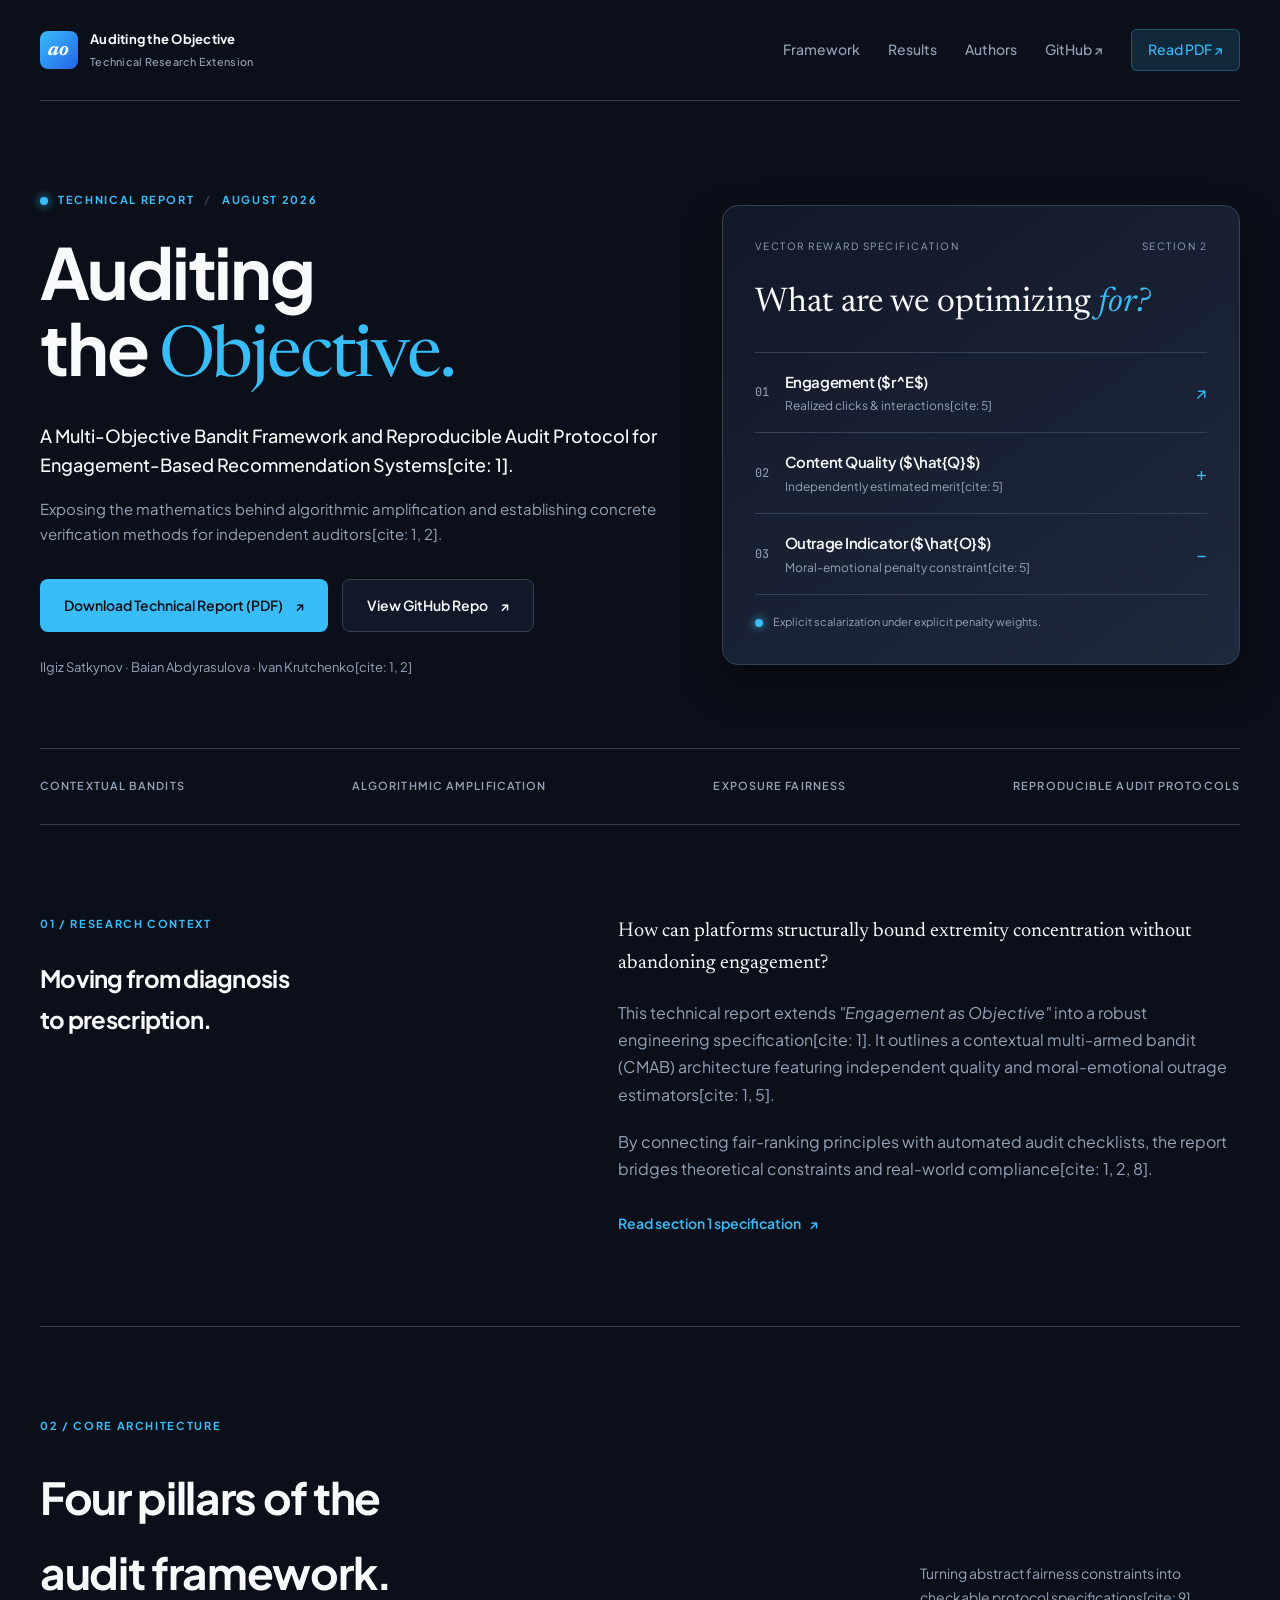
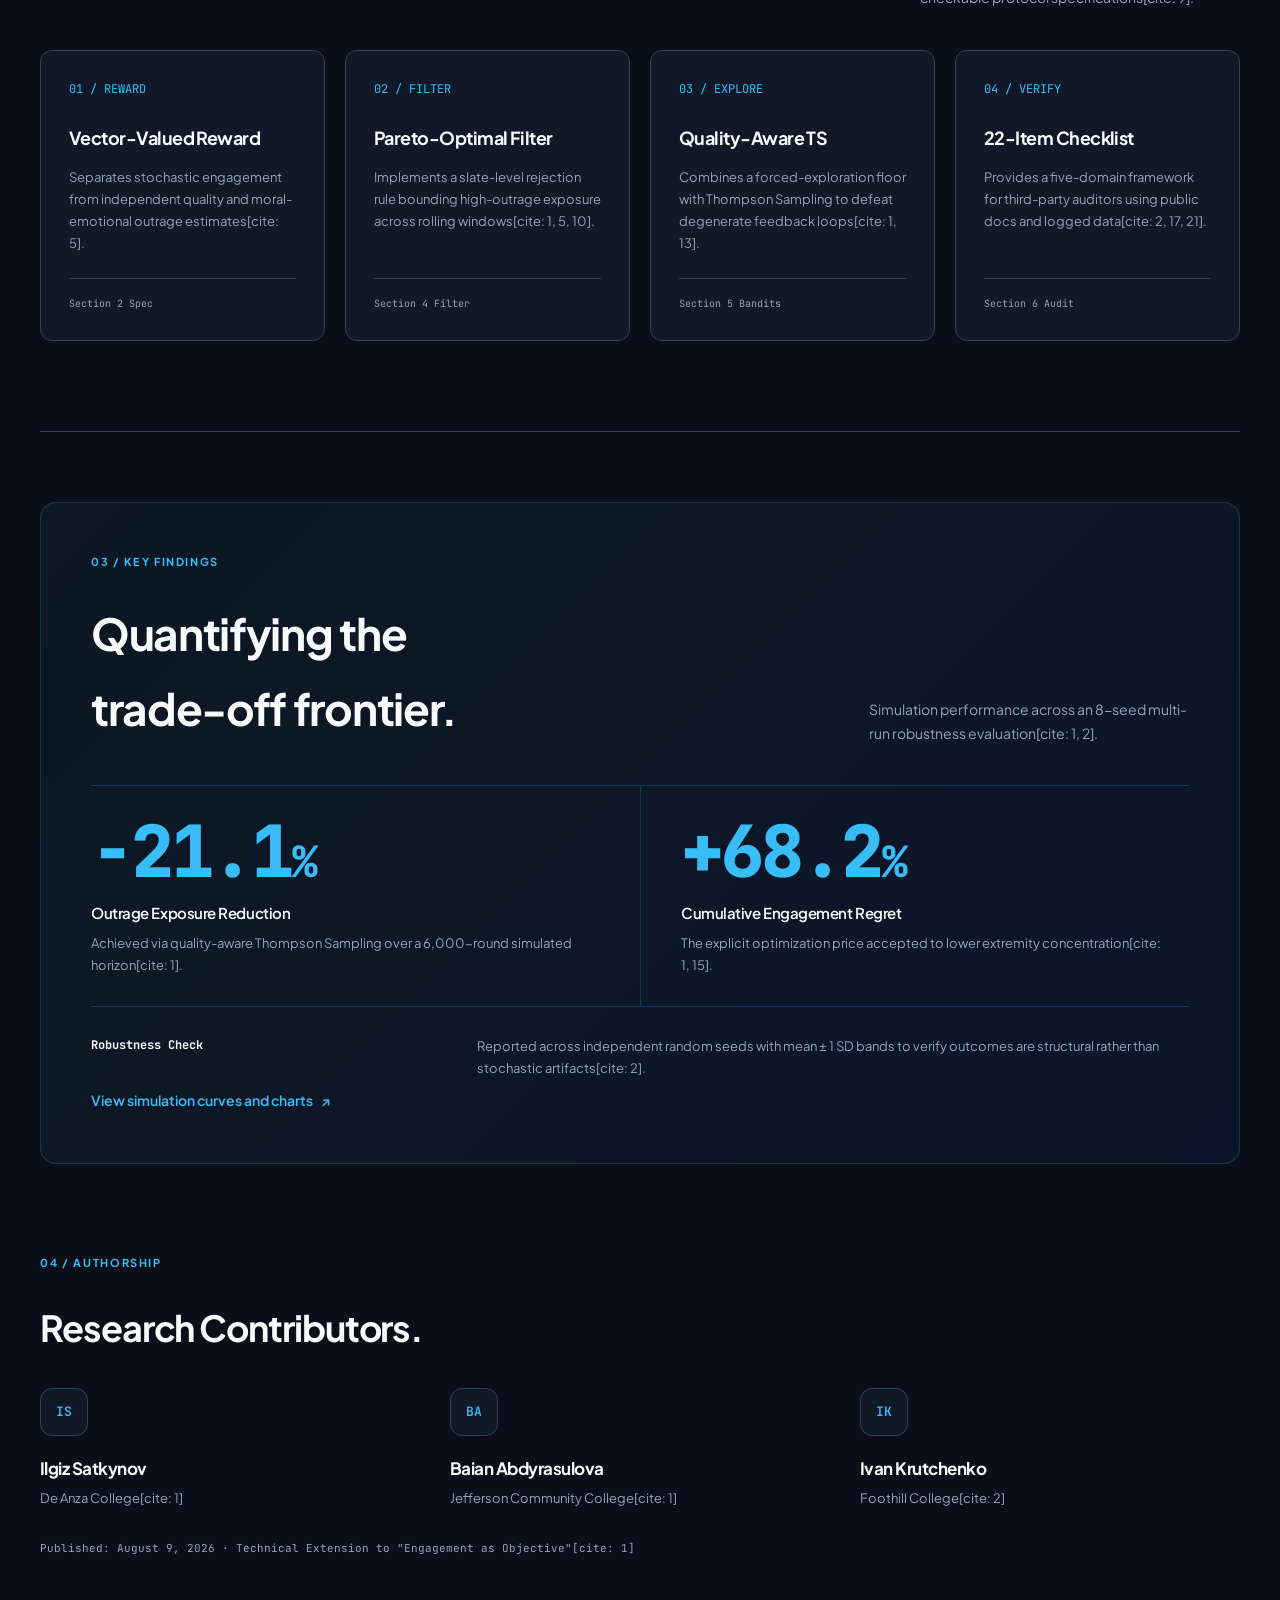
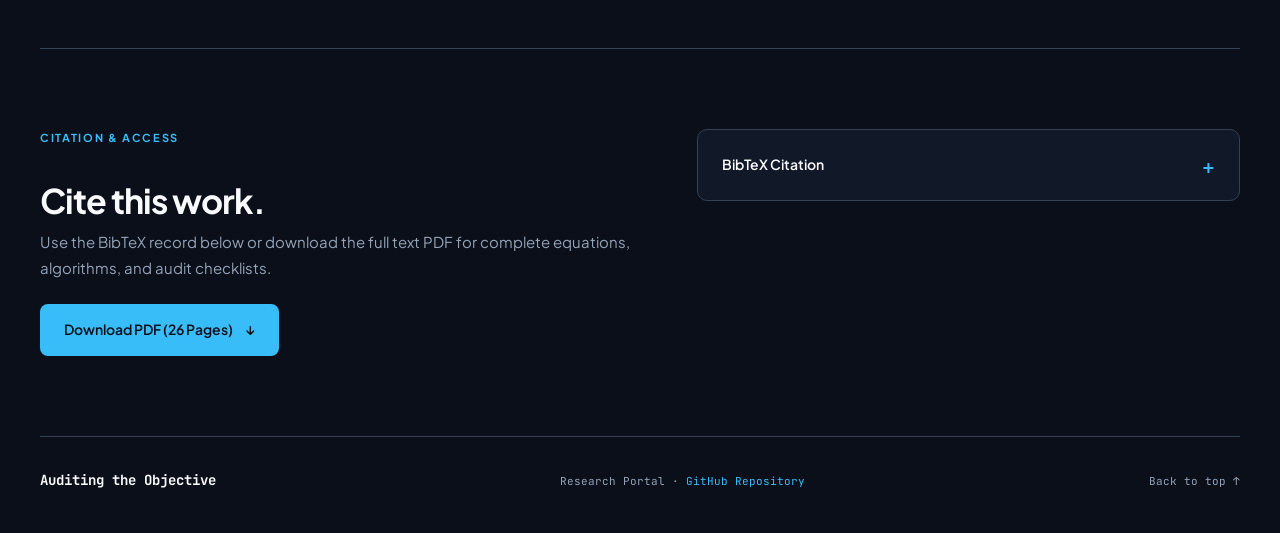
<file: docs/index.html>
<!doctype html>
<html lang="en">
<head>
  <meta charset="utf-8">
  <meta name="viewport" content="width=device-width, initial-scale=1">
  <meta name="description" content="Auditing the Objective: A Multi-Objective Bandit Framework and Reproducible Audit Protocol for Engagement-Based Recommendation Systems.">
  <meta name="theme-color" content="#0b0f19">
  <title>Auditing the Objective — Research Portal</title>
  <link rel="stylesheet" href="style.css">
</head>
<body>
  <a class="skip" href="#main">Skip to content</a>
  
  <header class="site-header">
    <a class="brand" href="#">
      <span class="brand-mark" aria-hidden="true">ao</span>
      <span>Auditing the Objective<br><small style="color:var(--muted); font-weight:500;">Technical Research Extension</small></span>
    </a>
    <nav aria-label="Main navigation">
      <a href="#framework">Framework</a>
      <a href="#results">Results</a>
      <a href="#authors">Authors</a>
      <!-- GitHub Repo Link added here -->
      <a href="https://github.com/satkynovilgiz/Recommendation_System_Audit" target="_blank">GitHub <span>↗</span></a>
      <a class="nav-paper" href="Audit_Framework_Extension.pdf" target="_blank">Read PDF <span>↗</span></a>
    </nav>
  </header>

  <main id="main">
    <section class="hero" aria-labelledby="title">
      <div class="hero-copy">
        <p class="eyebrow"><span class="dot"></span> Technical Report <span class="divider">/</span> August 2026</p>
        <h1 id="title">Auditing<br>the <em>Objective.</em></h1>
        <p class="subtitle">A Multi-Objective Bandit Framework and Reproducible Audit Protocol for Engagement-Based Recommendation Systems[cite: 1].</p>
        <p class="hero-description">Exposing the mathematics behind algorithmic amplification and establishing concrete verification methods for independent auditors[cite: 1, 2].</p>
        
        <div class="actions">
          <a class="button primary" href="Audit_Framework_Extension.pdf" target="_blank">Download Technical Report (PDF) <span>↗</span></a>
          <a class="button secondary" href="https://github.com/satkynovilgiz/Recommendation_System_Audit" target="_blank">View GitHub Repo <span>↗</span></a>
        </div>
        <p class="byline">Ilgiz Satkynov · Baian Abdyrasulova · Ivan Krutchenko[cite: 1, 2]</p>
      </div>

      <aside class="objective-panel" aria-label="Conceptual overview of the research">
        <div class="panel-top"><span>Vector Reward Specification</span><span>Section 2</span></div>
        <p class="panel-question">What are we optimizing <em>for?</em></p>
        <div class="objective-row">
          <span class="row-number">01</span>
          <div><h2>Engagement ($r^E$)</h2><p>Realized clicks & interactions[cite: 5]</p></div>
          <span class="signal" aria-hidden="true">↗</span>
        </div>
        <div class="objective-row">
          <span class="row-number">02</span>
          <div><h2>Content Quality ($\hat{Q}$)</h2><p>Independently estimated merit[cite: 5]</p></div>
          <span class="signal" aria-hidden="true">+</span>
        </div>
        <div class="objective-row">
          <span class="row-number">03</span>
          <div><h2>Outrage Indicator ($\hat{O}$)</h2><p>Moral-emotional penalty constraint[cite: 5]</p></div>
          <span class="signal" aria-hidden="true">−</span>
        </div>
        <div class="panel-bottom"><span class="dot"></span> Explicit scalarization under explicit penalty weights.</div>
      </aside>
    </section>

    <div class="topic-strip" aria-label="Research topics">
      <span>Contextual Bandits</span>
      <span>Algorithmic Amplification</span>
      <span>Exposure Fairness</span>
      <span>Reproducible Audit Protocols</span>
    </div>

    <section class="section overview" id="overview" aria-labelledby="overview-title">
      <div>
        <p class="eyebrow">01 / Research Context</p>
        <h2 id="overview-title">Moving from diagnosis<br>to prescription.</h2>
      </div>
      <div class="prose">
        <p class="lead">How can platforms structurally bound extremity concentration without abandoning engagement?</p>
        <p>This technical report extends <em>"Engagement as Objective"</em> into a robust engineering specification[cite: 1]. It outlines a contextual multi-armed bandit (CMAB) architecture featuring independent quality and moral-emotional outrage estimators[cite: 1, 5].</p>
        <p>By connecting fair-ranking principles with automated audit checklists, the report bridges theoretical constraints and real-world compliance[cite: 1, 2, 8].</p>
        <a class="text-link" href="Audit_Framework_Extension.pdf#page=4" target="_blank">Read section 1 specification <span>↗</span></a>
      </div>
    </section>

    <section class="section" id="framework" aria-labelledby="framework-title">
      <div class="section-heading">
        <div>
          <p class="eyebrow">02 / Core Architecture</p>
          <h2 id="framework-title">Four pillars of the<br>audit framework.</h2>
        </div>
        <p>Turning abstract fairness constraints into checkable protocol specifications[cite: 9].</p>
      </div>

      <div class="framework-grid">
        <article class="framework-card">
          <span class="card-index">01 / REWARD</span>
          <h3>Vector-Valued Reward</h3>
          <p>Separates stochastic engagement from independent quality and moral-emotional outrage estimates[cite: 5].</p>
          <span class="section-ref">Section 2 Spec</span>
        </article>
        <article class="framework-card">
          <span class="card-index">02 / FILTER</span>
          <h3>Pareto-Optimal Filter</h3>
          <p>Implements a slate-level rejection rule bounding high-outrage exposure across rolling windows[cite: 1, 5, 10].</p>
          <span class="section-ref">Section 4 Filter</span>
        </article>
        <article class="framework-card">
          <span class="card-index">03 / EXPLORE</span>
          <h3>Quality-Aware TS</h3>
          <p>Combines a forced-exploration floor with Thompson Sampling to defeat degenerate feedback loops[cite: 1, 13].</p>
          <span class="section-ref">Section 5 Bandits</span>
        </article>
        <article class="framework-card">
          <span class="card-index">04 / VERIFY</span>
          <h3>22-Item Checklist</h3>
          <p>Provides a five-domain framework for third-party auditors using public docs and logged data[cite: 2, 17, 21].</p>
          <span class="section-ref">Section 6 Audit</span>
        </article>
      </div>
    </section>

    <section class="results-section" id="results" aria-labelledby="results-title">
      <div class="section-heading">
        <div>
          <p class="eyebrow">03 / Key Findings</p>
          <h2 id="results-title">Quantifying the<br>trade-off frontier.</h2>
        </div>
        <p>Simulation performance across an 8-seed multi-run robustness evaluation[cite: 1, 2].</p>
      </div>

      <div class="metrics">
        <article>
          <p class="metric">−21.1<span>%</span></p>
          <h3>Outrage Exposure Reduction</h3>
          <p>Achieved via quality-aware Thompson Sampling over a 6,000-round simulated horizon[cite: 1].</p>
        </article>
        <article>
          <p class="metric">+68.2<span>%</span></p>
          <h3>Cumulative Engagement Regret</h3>
          <p>The explicit optimization price accepted to lower extremity concentration[cite: 1, 15].</p>
        </article>
      </div>

      <div class="experiment-note">
        <strong>Robustness Check</strong>
        <p>Reported across independent random seeds with mean ± 1 SD bands to verify outcomes are structural rather than stochastic artifacts[cite: 2].</p>
      </div>
      <a class="text-link" href="Audit_Framework_Extension.pdf#page=13" target="_blank">View simulation curves and charts <span>↗</span></a>
    </section>

    <section class="section authors-section" id="authors" aria-labelledby="authors-title">
      <p class="eyebrow">04 / Authorship</p>
      <h2 id="authors-title">Research Contributors.</h2>
      <div class="authors">
        <article>
          <span class="initials" aria-hidden="true">IS</span>
          <h3>Ilgiz Satkynov</h3>
          <p>De Anza College[cite: 1]</p>
        </article>
        <article>
          <span class="initials" aria-hidden="true">BA</span>
          <h3>Baian Abdyrasulova</h3>
          <p>Jefferson Community College[cite: 1]</p>
        </article>
        <article>
          <span class="initials" aria-hidden="true">IK</span>
          <h3>Ivan Krutchenko</h3>
          <p>Foothill College[cite: 2]</p>
        </article>
      </div>
      <p class="small-note">Published: August 9, 2026 · Technical Extension to "Engagement as Objective"[cite: 1]</p>
    </section>

    <section class="citation-section" id="citation" aria-labelledby="citation-title">
      <div>
        <p class="eyebrow">Citation & Access</p>
        <h2 id="citation-title">Cite this work.</h2>
        <p>Use the BibTeX record below or download the full text PDF for complete equations, algorithms, and audit checklists.</p>
        <a class="button primary" href="Audit_Framework_Extension.pdf" target="_blank">Download PDF (26 Pages) <span>↓</span></a>
      </div>
      <details>
        <summary>BibTeX Citation <span>+</span></summary>
        <pre><code>@techreport{satkynov2026auditing,
  title = {Auditing the Objective: A Multi-Objective 
           Bandit Framework and Reproducible Audit 
           Protocol for Engagement-Based 
           Recommendation Systems},
  author = {Satkynov, Ilgiz and 
            Abdyrasulova, Baian and 
            Krutchenko, Ivan},
  year = {2026},
  month = aug,
  type = {Technical Report}
}</code></pre>
      </details>
    </section>
  </main>

  <footer>
    <span class="footer-brand">Auditing the Objective</span>
    <p>Research Portal · <a href="https://github.com/satkynovilgiz/Recommendation_System_Audit" target="_blank" style="color:var(--accent);">GitHub Repository</a></p>
    <a href="#main">Back to top ↑</a>
  </footer>
</body>
</html>
</file>
<file: docs/style.css>
@import url('https://fonts.googleapis.com/css2?family=Plus+Jakarta+Sans:wght@400;500;600;700;800&family=JetBrains+Mono:wght@400;500&family=Newsreader:ital,opsz,wght@0,6..72,400;0,6..72,500;1,6..72,400&display=swap');

:root {
  --bg: #0b0f19;
  --bg-subtle: #111827;
  --surface: #1f293d;
  --border: #334155;
  --text: #f8fafc;
  --muted: #94a3b8;
  --accent: #38bdf8;
  --accent-glow: rgba(56, 189, 248, 0.15);
  --max-width: 1200px;
}

*, *::before, *::after {
  box-sizing: border-box;
}

html {
  scroll-behavior: smooth;
  scroll-padding-top: 40px;
}

body {
  margin: 0;
  background-color: var(--bg);
  color: var(--text);
  font-family: 'Plus Jakarta Sans', -apple-system, BlinkMacSystemFont, sans-serif;
  line-height: 1.7;
  -webkit-font-smoothing: antialiased;
}

a {
  color: inherit;
  text-decoration: none;
}

a:focus-visible, summary:focus-visible {
  outline: 2px solid var(--accent);
  outline-offset: 4px;
}

p, h1, h2, h3 {
  margin: 0;
}

h1, h2, h3 {
  font-weight: 700;
  letter-spacing: -0.03em;
}

/* Layout Containers */
.site-header, main, footer {
  width: min(var(--max-width), calc(100% - 48px));
  margin-inline: auto;
}

.site-header {
  padding: 28px 0;
  display: flex;
  justify-content: space-between;
  align-items: center;
  border-bottom: 1px solid var(--border);
}

.brand {
  display: flex;
  align-items: center;
  gap: 12px;
  font-size: 13px;
  font-weight: 700;
  letter-spacing: 0.02em;
}

.brand-mark {
  background: linear-gradient(135deg, var(--accent), #2563eb);
  color: #fff;
  border-radius: 8px;
  width: 38px;
  height: 38px;
  display: grid;
  place-items: center;
  font-family: 'Newsreader', serif;
  font-size: 20px;
  font-style: italic;
}

.site-header nav {
  display: flex;
  align-items: center;
  gap: 28px;
  font-size: 14px;
  font-weight: 500;
  color: var(--muted);
}

.site-header nav a:hover {
  color: var(--text);
}

.nav-paper {
  color: var(--accent) !important;
  background: var(--accent-glow);
  padding: 8px 16px;
  border-radius: 6px;
  border: 1px solid rgba(56, 189, 248, 0.3);
  transition: all 0.2s ease;
}

.nav-paper:hover {
  background: rgba(56, 189, 248, 0.25);
}

.skip {
  position: absolute;
  left: 20px;
  top: -100px;
  background: var(--surface);
  color: var(--text);
  padding: 12px;
  z-index: 100;
}

.skip:focus {
  top: 10px;
}

/* Hero Section */
.hero {
  display: grid;
  grid-template-columns: 1.2fr 1fr;
  gap: 60px;
  padding: 90px 0 70px;
  align-items: center;
}

.eyebrow {
  text-transform: uppercase;
  font-size: 11px;
  font-weight: 700;
  letter-spacing: 0.15em;
  display: flex;
  align-items: center;
  gap: 10px;
  margin-bottom: 24px;
  color: var(--accent);
}

.dot {
  width: 8px;
  height: 8px;
  background: var(--accent);
  border-radius: 50%;
  box-shadow: 0 0 10px var(--accent);
}

.divider {
  color: var(--border);
}

h1 {
  font-size: clamp(44px, 5.5vw, 72px);
  line-height: 1.08;
  margin-bottom: 24px;
}

h1 em {
  font-family: 'Newsreader', serif;
  color: var(--accent);
  font-weight: 400;
  font-style: normal;
}

.subtitle {
  font-size: 18px;
  font-weight: 500;
  line-height: 1.6;
  color: var(--text);
  margin-bottom: 16px;
}

.hero-description {
  color: var(--muted);
  font-size: 15px;
  margin-bottom: 32px;
}

.actions {
  display: flex;
  gap: 14px;
  margin-bottom: 24px;
  flex-wrap: wrap;
}

.button {
  display: inline-flex;
  align-items: center;
  justify-content: center;
  gap: 12px;
  padding: 14px 24px;
  border-radius: 8px;
  font-size: 14px;
  font-weight: 600;
  transition: all 0.2s ease;
}

.primary {
  background: var(--accent);
  color: #0b0f19;
}

.primary:hover {
  background: #7dd3fc;
  transform: translateY(-1px);
}

.secondary {
  border: 1px solid var(--border);
  background: var(--bg-subtle);
  color: var(--text);
}

.secondary:hover {
  background: var(--surface);
  border-color: var(--muted);
}

.byline {
  font-size: 13px;
  color: var(--muted);
}

/* Objective Panel Graphic */
.objective-panel {
  background: linear-gradient(145deg, var(--bg-subtle), var(--surface));
  border: 1px solid var(--border);
  padding: 32px;
  border-radius: 16px;
  position: relative;
  box-shadow: 0 20px 40px rgba(0,0,0,0.4);
}

.panel-top {
  display: flex;
  justify-content: space-between;
  font-size: 10px;
  letter-spacing: 0.15em;
  color: var(--muted);
  text-transform: uppercase;
}

.panel-question {
  font-family: 'Newsreader', serif;
  font-size: 34px;
  line-height: 1.2;
  margin: 28px 0;
  font-weight: 400;
}

.panel-question em {
  color: var(--accent);
  font-style: italic;
}

.objective-row {
  display: flex;
  align-items: center;
  gap: 16px;
  border-top: 1px solid var(--border);
  padding: 16px 0;
}

.row-number {
  font-family: 'JetBrains Mono', monospace;
  color: var(--muted);
  font-size: 12px;
}

.objective-row h2 {
  font-size: 15px;
  font-weight: 600;
  margin-bottom: 2px;
}

.objective-row p {
  font-size: 12px;
  color: var(--muted);
}

.signal {
  margin-left: auto;
  font-size: 18px;
  color: var(--accent);
}

.panel-bottom {
  display: flex;
  align-items: center;
  gap: 10px;
  border-top: 1px solid var(--border);
  padding-top: 18px;
  font-size: 11px;
  color: var(--muted);
}

/* Topic Strip */
.topic-strip {
  display: flex;
  justify-content: space-between;
  flex-wrap: wrap;
  gap: 16px;
  padding: 28px 0;
  border-top: 1px solid var(--border);
  border-bottom: 1px solid var(--border);
  font-size: 11px;
  letter-spacing: 0.1em;
  text-transform: uppercase;
  color: var(--muted);
  font-weight: 600;
}

/* Sections & Grid */
.section {
  padding: 90px 0;
  border-bottom: 1px solid var(--border);
}

.overview {
  display: grid;
  grid-template-columns: 1fr 1.2fr;
  gap: 60px;
}

.prose {
  font-size: 16px;
  color: var(--muted);
}

.prose p {
  margin-bottom: 20px;
}

.prose .lead {
  font-size: 20px;
  line-height: 1.6;
  color: var(--text);
  font-family: 'Newsreader', serif;
}

.text-link {
  color: var(--accent);
  font-size: 14px;
  font-weight: 600;
  display: inline-flex;
  gap: 8px;
  align-items: center;
  margin-top: 10px;
}

.text-link:hover {
  text-decoration: underline;
}

.section-heading {
  display: flex;
  justify-content: space-between;
  align-items: flex-end;
  gap: 40px;
  margin-bottom: 40px;
}

.section-heading h2 {
  font-size: clamp(32px, 4vw, 44px);
}

.section-heading > p {
  max-width: 320px;
  color: var(--muted);
  font-size: 14px;
}

.framework-grid {
  display: grid;
  grid-template-columns: repeat(4, 1fr);
  gap: 20px;
}

.framework-card {
  background: var(--bg-subtle);
  border: 1px solid var(--border);
  border-radius: 12px;
  padding: 28px;
  display: flex;
  flex-direction: column;
  transition: transform 0.2s ease, border-color 0.2s ease;
}

.framework-card:hover {
  transform: translateY(-4px);
  border-color: var(--accent);
}

.card-index {
  display: flex;
  justify-content: space-between;
  color: var(--accent);
  font-family: 'JetBrains Mono', monospace;
  font-size: 12px;
  margin-bottom: 24px;
}

.framework-card h3 {
  font-size: 18px;
  margin-bottom: 12px;
}

.framework-card p {
  font-size: 13px;
  color: var(--muted);
  margin-bottom: 24px;
}

.section-ref {
  font-family: 'JetBrains Mono', monospace;
  font-size: 10px;
  color: var(--muted);
  border-top: 1px solid var(--border);
  padding-top: 16px;
  margin-top: auto;
}

/* Results Section */
.results-section {
  margin-top: 70px;
  background: linear-gradient(135deg, rgba(56, 189, 248, 0.05), rgba(37, 99, 235, 0.08));
  border: 1px solid rgba(56, 189, 248, 0.2);
  border-radius: 16px;
  padding: 50px;
}

.results-section .eyebrow {
  color: var(--accent);
}

.metrics {
  display: grid;
  grid-template-columns: 1fr 1fr;
  border-top: 1px solid rgba(56, 189, 248, 0.2);
  border-bottom: 1px solid rgba(56, 189, 248, 0.2);
  margin: 36px 0 28px;
}

.metrics article {
  padding: 30px 20px 30px 0;
}

.metrics article + article {
  border-left: 1px solid rgba(56, 189, 248, 0.2);
  padding-left: 40px;
}

.metric {
  font-family: 'JetBrains Mono', monospace;
  font-size: clamp(48px, 6vw, 72px);
  font-weight: 800;
  letter-spacing: -0.04em;
  color: var(--accent);
  line-height: 1;
  margin-bottom: 12px;
}

.metric span {
  font-size: 0.6em;
}

.metrics h3 {
  font-size: 15px;
  font-weight: 600;
  margin-bottom: 6px;
}

.metrics article > p:last-child {
  font-size: 13px;
  color: var(--muted);
}

.experiment-note {
  display: grid;
  grid-template-columns: 1fr 2fr;
  gap: 30px;
  font-size: 13px;
}

.experiment-note strong {
  color: var(--text);
  font-family: 'JetBrains Mono', monospace;
  font-size: 12px;
}

.experiment-note p {
  color: var(--muted);
}

/* Authors */
.authors-section h2 {
  font-size: 36px;
}

.authors {
  display: grid;
  grid-template-columns: repeat(3, 1fr);
  gap: 30px;
  padding-top: 30px;
}

.initials {
  display: grid;
  place-items: center;
  width: 48px;
  height: 48px;
  border: 1px solid var(--border);
  border-radius: 12px;
  color: var(--accent);
  background: var(--bg-subtle);
  font-family: 'JetBrains Mono', monospace;
  font-size: 13px;
  font-weight: 600;
  margin-bottom: 18px;
}

.authors h3 {
  font-size: 17px;
  margin-bottom: 4px;
}

.authors p {
  font-size: 13px;
  color: var(--muted);
}

.small-note {
  color: var(--muted);
  font-size: 11px;
  margin-top: 30px;
  font-family: 'JetBrains Mono', monospace;
}

/* Citation Section */
.citation-section {
  padding: 80px 0;
  display: grid;
  grid-template-columns: 1.1fr 1fr;
  gap: 60px;
  align-items: start;
}

.citation-section h2 {
  font-size: 34px;
}

.citation-section p:not(.eyebrow) {
  font-size: 15px;
  color: var(--muted);
  margin-bottom: 24px;
}

details {
  border: 1px solid var(--border);
  border-radius: 10px;
  background: var(--bg-subtle);
  overflow: hidden;
}

summary {
  padding: 18px 24px;
  font-size: 14px;
  cursor: pointer;
  list-style: none;
  font-weight: 600;
  display: flex;
  justify-content: space-between;
  align-items: center;
}

summary::-webkit-details-marker {
  display: none;
}

summary span {
  color: var(--accent);
  font-size: 20px;
}

details[open] summary {
  border-bottom: 1px solid var(--border);
}

pre {
  margin: 0;
  padding: 24px;
  font-family: 'JetBrains Mono', monospace;
  font-size: 11px;
  line-height: 1.7;
  overflow: auto;
  color: #38bdf8;
  background: #090d16;
}

/* Footer */
footer {
  border-top: 1px solid var(--border);
  padding: 32px 0 40px;
  display: flex;
  justify-content: space-between;
  align-items: center;
  font-size: 11px;
  color: var(--muted);
  font-family: 'JetBrains Mono', monospace;
}

.footer-brand {
  color: var(--text);
  font-size: 14px;
  font-weight: 700;
}

/* Responsive queries */
@media(max-width: 1000px) {
  .hero { grid-template-columns: 1fr; gap: 40px; }
  .framework-grid { grid-template-columns: repeat(2, 1fr); }
  .overview { grid-template-columns: 1fr; gap: 30px; }
  .citation-section { grid-template-columns: 1fr; gap: 40px; }
}

@media(max-width: 760px) {
  .site-header nav > a:not(.nav-paper) { display: none; }
  .framework-grid { grid-template-columns: 1fr; }
  .metrics { grid-template-columns: 1fr; }
  .metrics article + article { border-left: none; border-top: 1px solid rgba(56, 189, 248, 0.2); padding-left: 0; padding-top: 25px; }
  .experiment-note { grid-template-columns: 1fr; gap: 10px; }
  .authors { grid-template-columns: 1fr; }
  footer { flex-direction: column; gap: 15px; text-align: center; }
}
</file>
